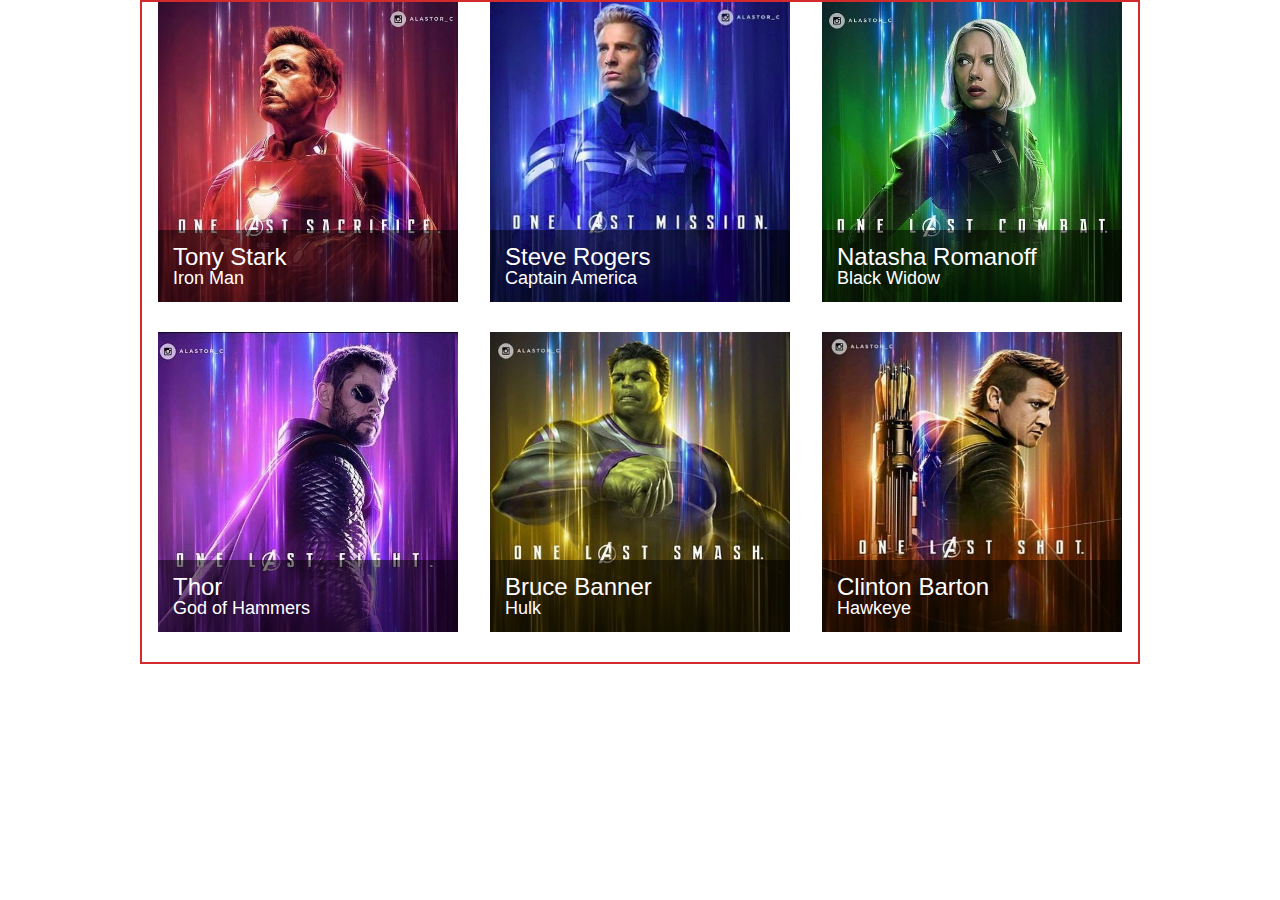
<file: directory/index.html>
<!DOCTYPE html>
<html lang="en">
<head>
  <meta charset="UTF-8">
  <meta name="viewport" content="width=device-width, initial-scale=1.0">
  <meta http-equiv="X-UA-Compatible" content="ie=edge">
  <link rel="stylesheet" href="./css/reset.css">
  <link rel="stylesheet" href="./css/style.css">
  <title>Avengers Portfolio</title>
</head>
<body>
  <ul>
    <li style="background-image: url('./img/person-1.jpg')">
      <div class="info">
        <span class="name">Tony Stark</span>
        <span class="position">Iron Man</span>
      </div>
    </li>

    <li style="background-image: url('./img/person-2.jpg')">
      <div class="info">
        <span class="name">Steve Rogers</span>
        <span class="position">Captain America</span>
      </div>
    </li>

    <li style="background-image: url('./img/person-3.jpg')">
      <div class="info">
        <span class="name">Natasha Romanoff</span>
        <span class="position">Black Widow</span>
      </div>
    </li>

    <li style="background-image: url('./img/person-4.jpg')">
      <div class="info">
        <span class="name">Thor</span>
        <span class="position">God of Hammers</span>
      </div>
    </li>

    <li style="background-image: url('./img/person-5.jpg')">
      <div class="info">
        <span class="name">Bruce Banner</span>
        <span class="position">Hulk</span>
      </div>
    </li>

    <li style="background-image: url('./img/person-6.jpg')">
      <div class="info">
        <span class="name">Clinton Barton</span>
        <span class="position">Hawkeye</span>
      </div>
    </li>
  </ul>
</body>
</html>
</file>
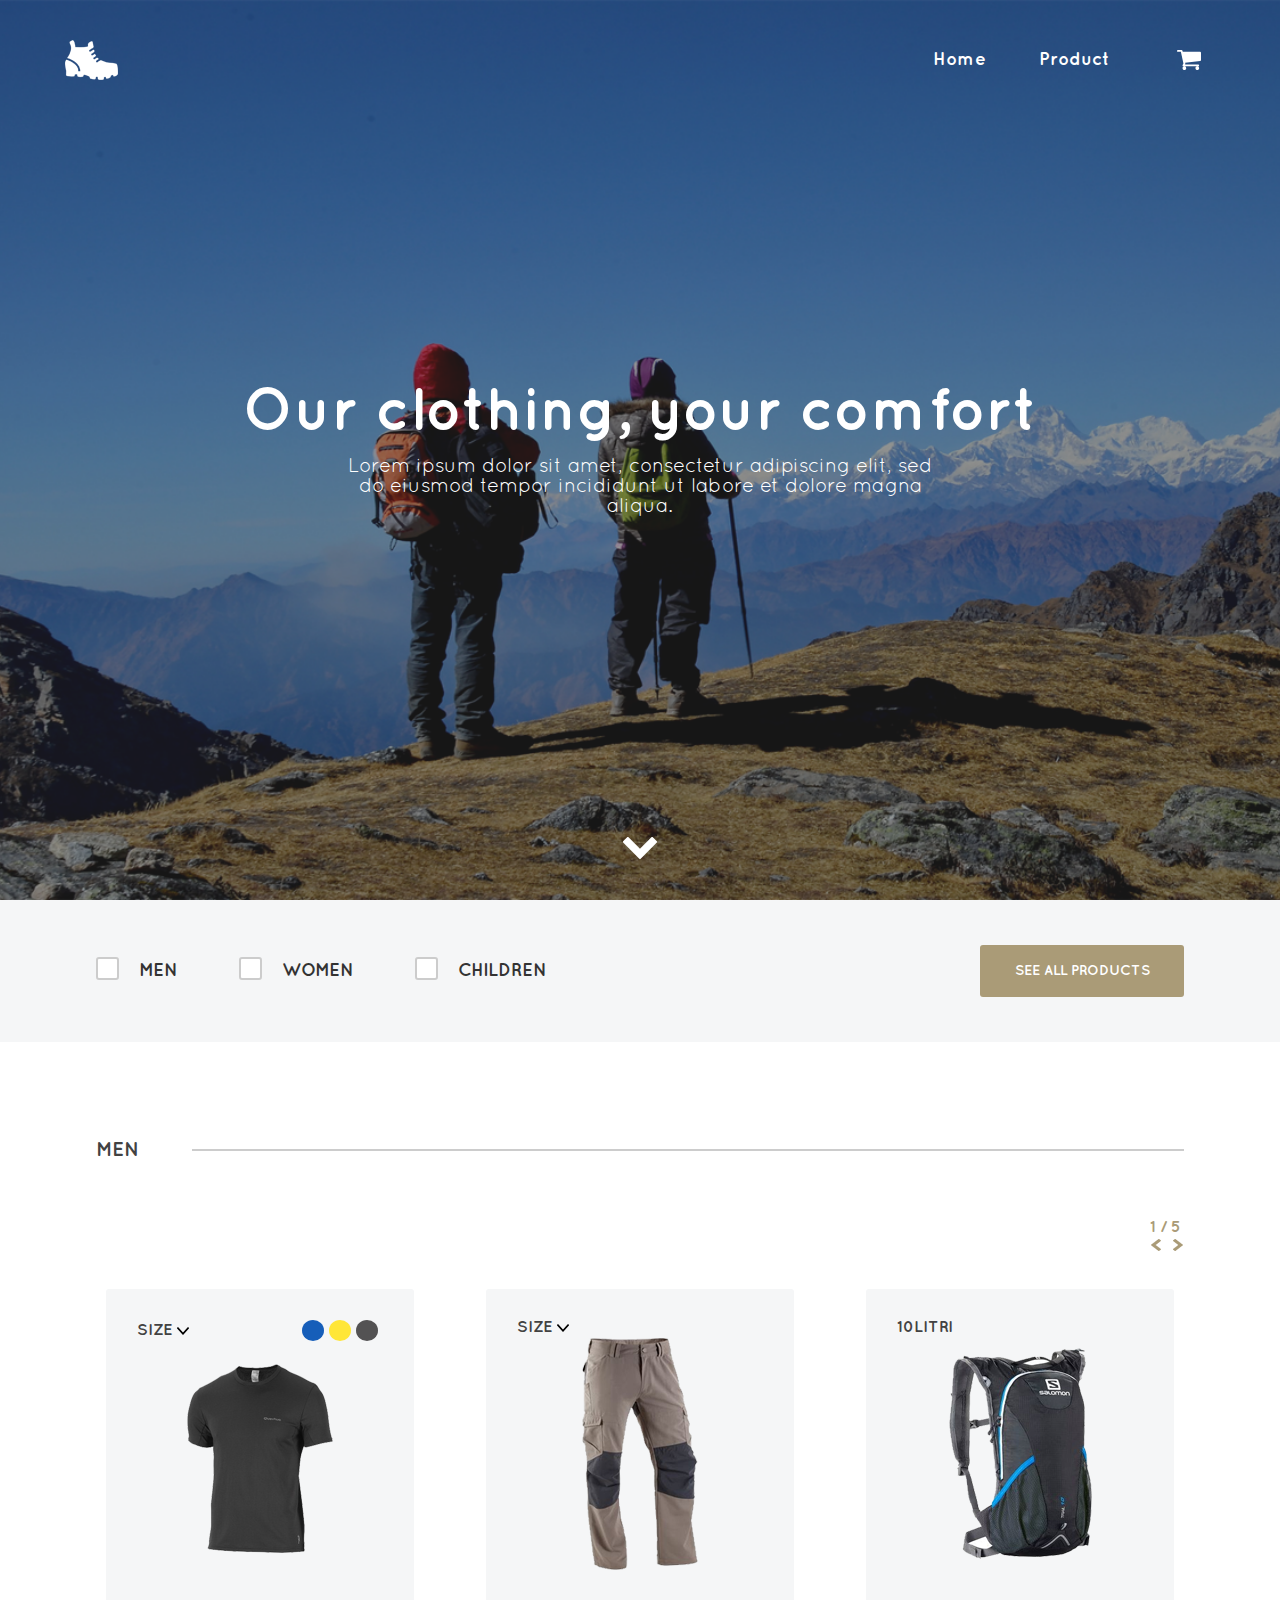
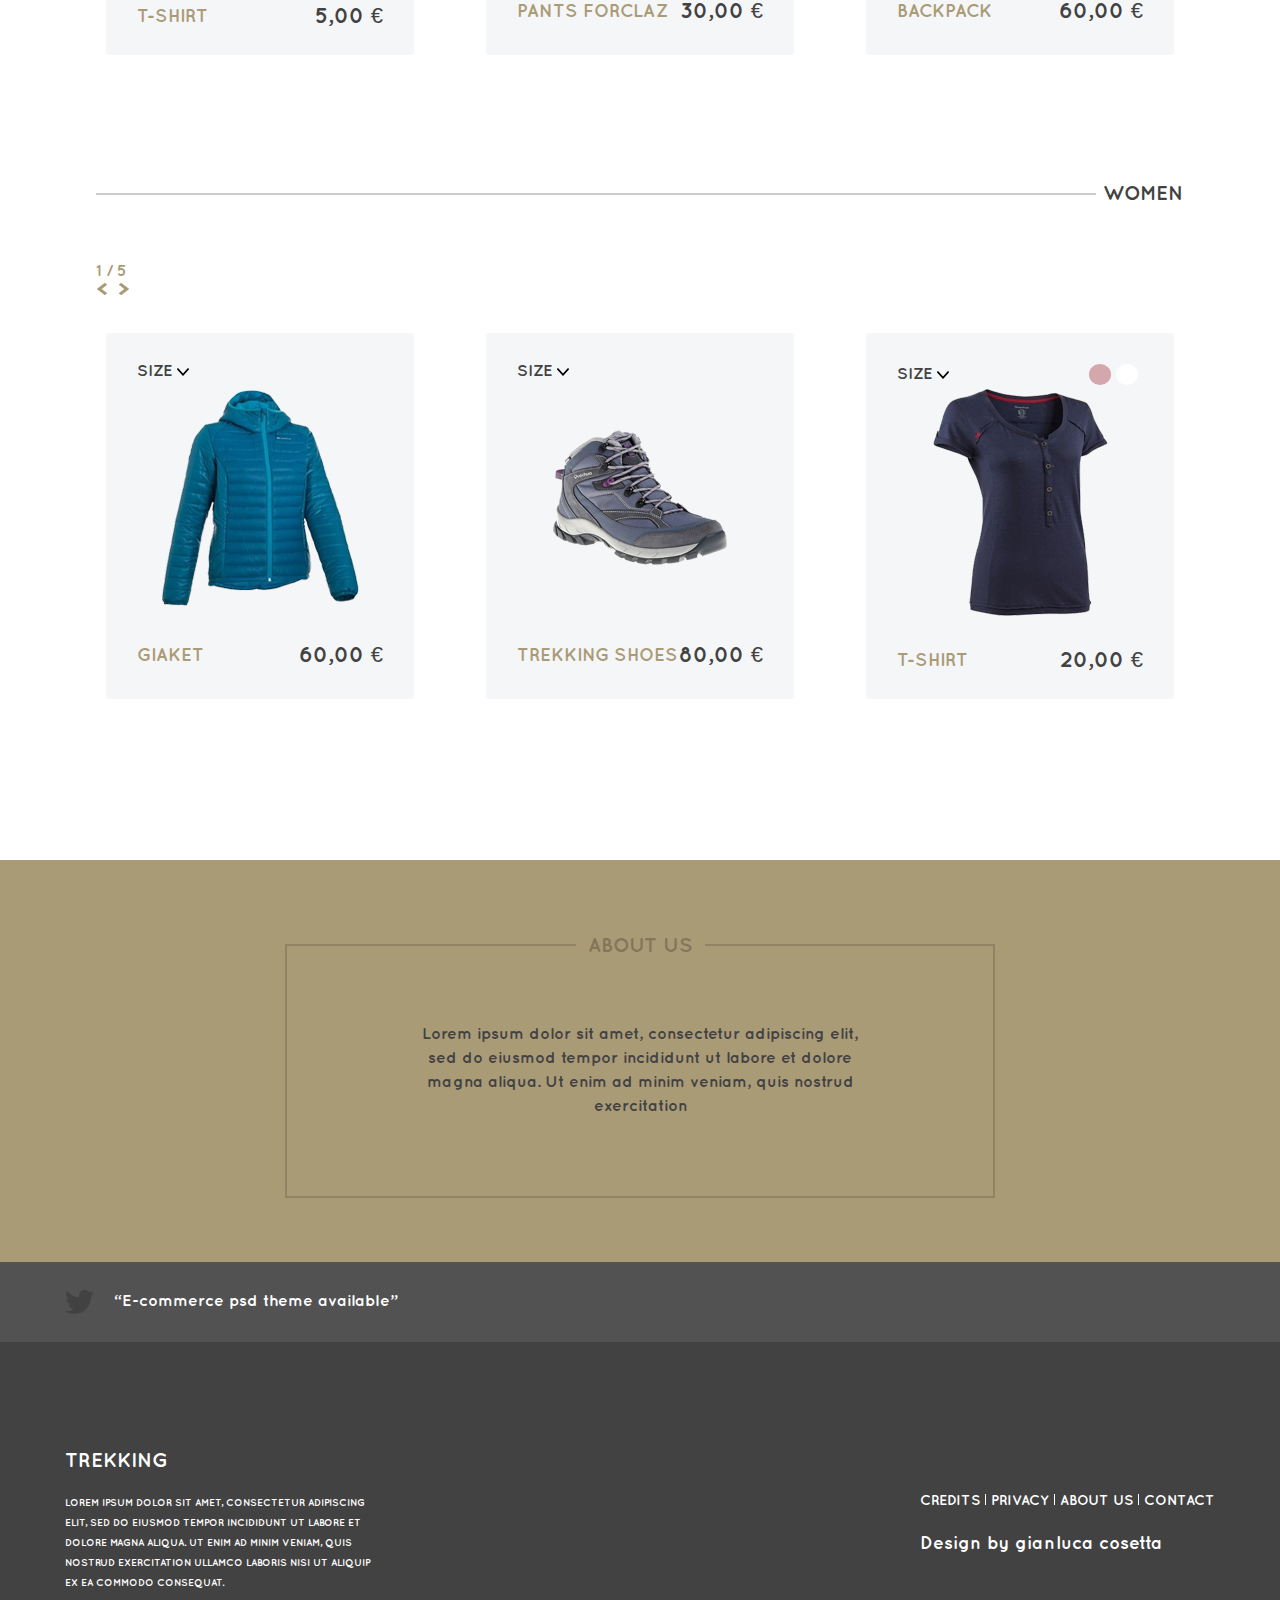
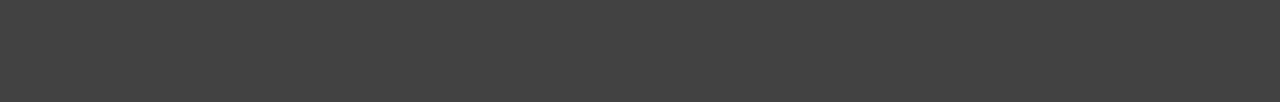
<file: final-project/index.html>
<!DOCTYPE html>
<html lang="en">
<head>
    <meta charset="UTF-8">
    <meta name="viewport" content="width=device-width, user-scalable=no, initial-scale=1.0, maximum-scale=1.0, minimum-scale=1.0">
    <link rel="stylesheet" href="css/reset.css">
    <link rel="stylesheet" href="css/style.css">
    <title>Document</title>
</head>
<body>

   <header>
        <a href="#"><div class="logo"></div></a>
        <span class="menu-button" onclick="this.classList.toggle('open')"></span>
        <nav>
            <a href="#">Home</a>
            <a href="#">Product</a>
            <a href="#" class="button"></a>
        </nav>
    </header>
    <section class="top">
        <div class="info">
            <h1>Our clothing, your comfort</h1>
            <p>Lorem ipsum dolor sit amet, consectetur adipiscing elit, sed do eiusmod tempor incididunt ut labore et dolore magna aliqua.</p>
        </div>
        <a class="chevron" href="#"></a>
    </section>

    <div class="container">
        <div class="filter">
            <input type="checkbox" name="man" id="men" value="men"><label for="men">Men</label>
            <input type="checkbox" name="woman" id="women" value="women"><label for="women">Women</label>
            <input type="checkbox" name="child" id="children" value="children"><label for="children">Children</label>
        </div>
        <button>see all products</button>
    </div>

    <section class="men">
        <span>MEN</span>
        <div class="carousel">
            <div class="carousel-link">
                <span class="number-1">1/5</span>
                <span class="number-2">1/6</span>
                <div class="switcher">
                    <a href="#" class="left"></a>
                    <a href="#" class="right"></a>
                </div>
            </div>
        </div>
        <div class="products">
            
           
            <div class="product">
                <div class="atribut">
                    <div class="size">
                        <p>Size</p>
                        <span class="size-button" onclick="this.classList.toggle('open')"></span>
                        <ul>
                            <li><a href="#">XS</a></li>
                            <li><a href="#">S</a></li>
                            <li><a href="#">M</a></li>
                            <li><a href="#">L</a></li>
                            <li><a href="#">XL</a></li>

                        </ul>
                    </div>
                    <div class="color">
                        <label style="background-color: #165eb9"></label>
                        <label style="background-color: #ffe637"></label>
                        <label style="background-color: #535253"></label>
                    </div>
                </div>
                <div class="image" style="background-image: url('./img/T-shirt.png');"></div>
                <div class="description">
                    <h3>T-Shirt</h3>
                    <span class="price">5,00 &euro;</span>
                </div>
            </div>

            <div class="product">
                <div class="atribut">
                   <div class="size">
                        <p>Size</p>
                        <span class="size-button" onclick="this.classList.toggle('open')"></span>
                        <ul>
                            <li><a href="#">S</a></li>
                            <li><a href="#">M</a></li>
                            <li><a href="#">L</a></li>
                            <li><a href="#">XL</a></li>
                        </ul>
                 </div>
                </div>
                <div class="image" style="background-image: url('./img/Pans-f.png');"></div>
                <div class="description">
                    <h3>Pants FORCLAZ</h3>
                    <span class="price">30,00 &euro;</span>
                </div>
            </div>

            <div class="product">
                <div class="atribut">
                   <div class="size">
                        <p>10litri</p>
                        <span class="size-button" onclick="this.classList.toggle('open')"></span>
                    </div>
                </div>
                <div class="image" style="background-image: url('./img/Backpack.png');"></div>
                <div class="description">
                    <h3>backpack</h3>
                    <span class="price">60,00 &euro;</span>
                </div>
            </div>
        </div>
    </section>

    <section class="women">
        <span>WOMEN</span>
        <div class="carousel">
            <div class="carousel-link">
                <span class="number-1">1/5</span>
                <span class="number-2">1/6</span>
                <div class="switcher">
                    <a href="#" class="left"></a>
                    <a href="#" class="right"></a>
                </div>
            </div>
        </div>
        <div class="products">
            <div class="product">
                <div class="atribut">
                    <div class="size">
                        <p>Size</p>
                        <span class="size-button" onclick="this.classList.toggle('open')"></span>
                        <ul>
                            <li><a href="#">XS</a></li>
                            <li><a href="#">S</a></li>
                            <li><a href="#">M</a></li>
                            <li><a href="#">L</a></li>
                            <li><a href="#">XL</a></li>
                        </ul>
                    </div>
                </div>
                <div class="image" style="background-image: url('./img/Giacket.png');"></div>
                <div class="description">
                    <h3>Giaket</h3>
                    <span class="price">60,00 &euro;</span>
                </div>
            </div>
            <div class="product">
                <div class="atribut">
                    <div class="size">
                        <p>Size</p>
                        <span class="size-button" onclick="this.classList.toggle('open')"></span>
                        <ul>
                            <li><a href="#">35</a></li>
                            <li><a href="#">36</a></li>
                            <li><a href="#">37</a></li>
                            <li><a href="#">38</a></li>
                            <li><a href="#">39</a></li>
                        </ul>
                    </div>
                </div>
                <div class="image" style="background-image: url('./img/trekking-shoes.png');"></div>
                <div class="description">
                    <h3>trekking shoes</h3>
                    <span class="price">80,00 &euro;</span>
                </div>
            </div>
            <div class="product">
                <div class="atribut">
                    <div class="size">
                        <p>Size</p>
                        <span class="size-button" onclick="this.classList.toggle('open')"></span>
                        <ul>
                            <li><a href="#">XS</a></li>
                            <li><a href="#">S</a></li>
                            <li><a href="#">M</a></li>
                            <li><a href="#">L</a></li>
                            <li><a href="#">XL</a></li>
                        </ul>
                    </div>
                    <div class="color">
                        <label style="background-color: #d3a7ac"></label>
                        <label style="background-color: #ffffff"></label>
                    </div>
                </div>
                <div class="image" style="background-image: url('./img/t-shirt-w.png');"></div>
                <div class="description">
                    <h3>T-shirt</h3>
                    <span class="price">20,00 &euro;</span>
                </div>
            </div>
        </div>
    </section>

    <div class="about-us">
        <h2>About us</h2>
        <div>
            <p>
            Lorem ipsum dolor sit amet, consectetur adipiscing elit, sed do eiusmod tempor incididunt ut labore et dolore magna aliqua. Ut enim ad minim veniam, quis nostrud exercitation</p>
        </div>
    </div>
    <footer>
        <div class="social">
            <a href="#" class="icon"></a>
            <p>“E-commerce psd theme available”</p>
        </div>
        <div class="contact">
            <div class="trekking">
                <h5>Trekking</h5>
                <p>Lorem ipsum dolor sit amet, consectetur adipiscing elit, sed do eiusmod tempor incididunt ut labore et dolore magna aliqua. Ut enim ad minim veniam, quis nostrud exercitation ullamco laboris nisi ut aliquip ex ea commodo consequat.</p>
            </div>
            <div class="box">
                <div class="nav">
                    <a href="#" class="footer-link">credits</a>
                    <a href="#" class="footer-link">privacy</a>
                    <a href="#" class="footer-link">about us</a>
                    <a href="#" class="footer-link">contact</a>
                </div>
                <a href="#">Design by gianluca cosetta</a>
            </div>
        </div>
    </footer>
</body>
</html>
</file>
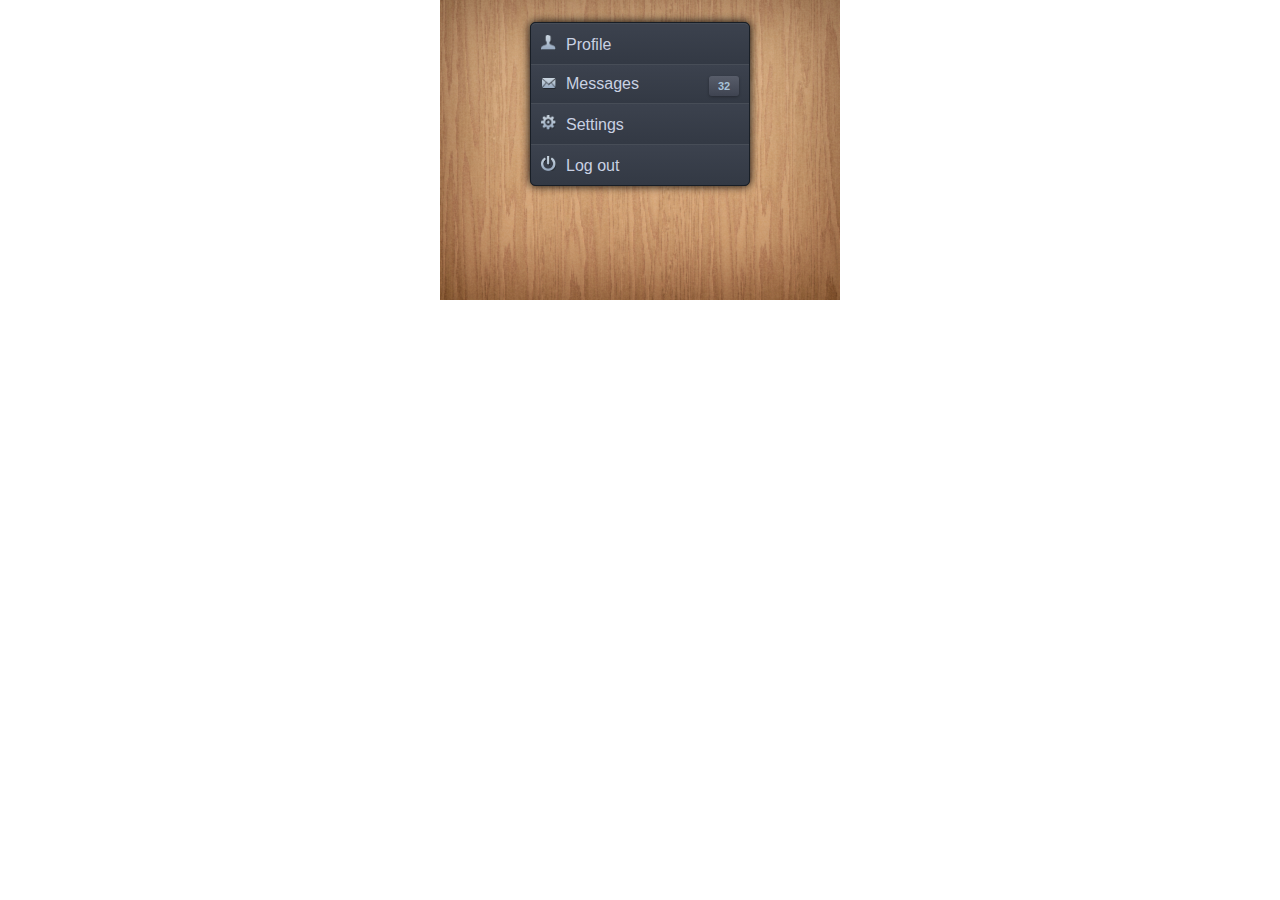
<file: menu/index.html>
<!DOCTYPE html>
<html lang="en">
<head>
  <meta charset="UTF-8">
  <meta name="viewport" content="width=device-width, initial-scale=1.0">
  <meta http-equiv="X-UA-Compatible" content="ie=edge">
  <link rel="stylesheet" href="./css/reset.css">
  <link rel="stylesheet" href="./css/style.css">
  <title>Vertical Menu</title>
</head>
<body>
  <div class="conteiner">
    <ul class="menu">
      <li class="element">
        <div id="profile">Profile</div>
        <ul>
          <li>Inbox</li>
          <li>Sent</li>
          <li>Drafts</li>
        </ul>
      </li>

      <li class="element">
        <div id="messages">Messages</div>
        <ul>
          <li>Inbox</li>
          <li>Sent</li>
          <li>Drafts</li>
        </ul>
      </li>

      <li class="element">
        <div id="settings">Settings</div>
        <ul>
          <li>Inbox</li>
          <li>Sent</li>
          <li>Drafts</li>
        </ul>
      </li>

      <li class="element">
        <div id="log-out">Log out</div>
      </li>
    </ul>
  </div>
</body>
</html>
</file>
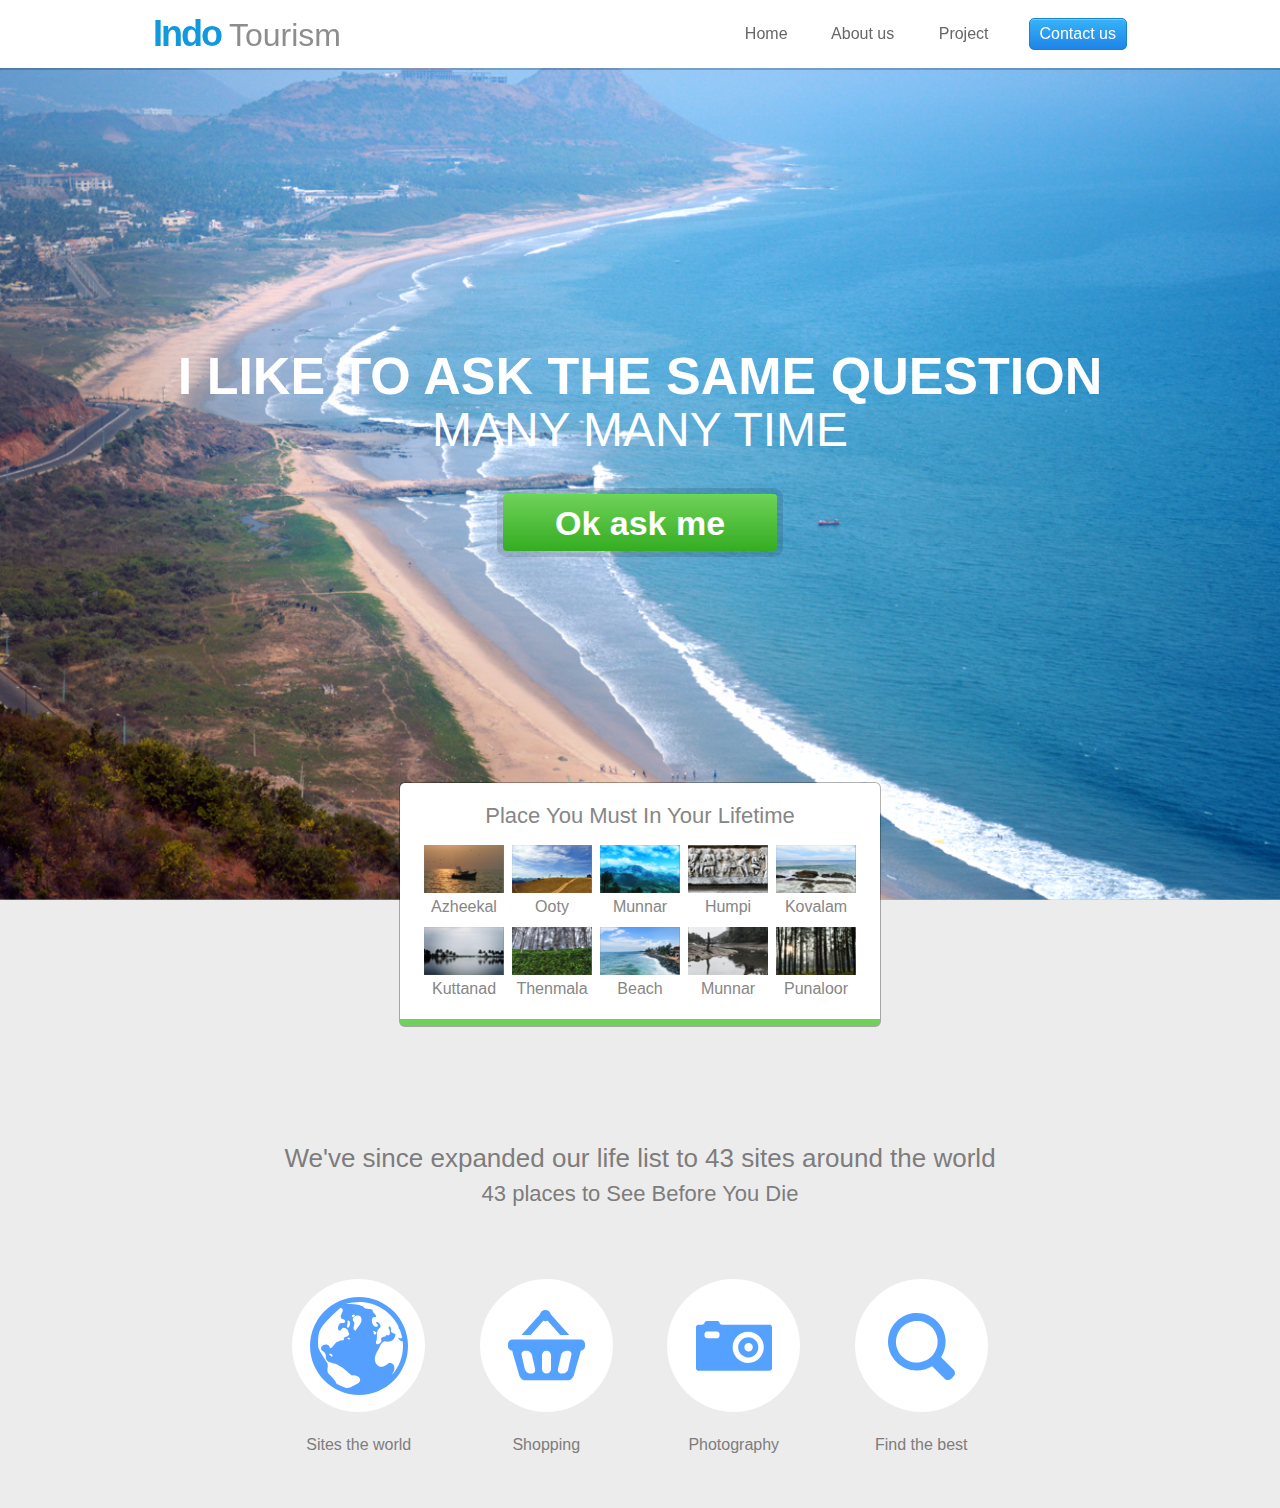
<file: site/index.html>
<!DOCTYPE html>
<html lang="en">
<head>
  <meta charset="UTF-8">
  <meta name="viewport" content="width=device-width, initial-scale=1.0">
  <meta http-equiv="X-UA-Compatible" content="ie=edge">
  <link rel="stylesheet" href="./css/reset.css">
  <link rel="stylesheet" href="./css/style.css">
  <title>Indo Tourism</title>
</head>
<body>
  <header>
    <a href="#" class="logo"><span>Indo </span>Tourism</a>
    <div>
      <nav>
        <a href="#">Home</a>
        <a href="#">About us</a>
        <a href="#">Project</a>
      </nav>
      <button name="Contact us">Contact us</button>
    </div>
  </header>

  <section class="block-1">
    <div>
      <h1>I like to ask the same question<br><span>many many time</span></h1>
      <button name="ok">Ok ask me</button>
    </div>
  </section>
  <section class="block-3">
    <div class="block-2">
      <h3>Place You Must In Your Lifetime</h3>
      <ul>
        <li>
         <div class="image" style=" background-image: url('./img/img-1.png');"></div>
          <p>Azheekal</p>
        </li>
        <li>
          <div class="image" style=" background-image: url('./img/img-2.png');"></div>
          <p>Ooty</p>
        </li>
        <li>
          <div class="image" style=" background-image: url('./img/img-3.png');"></div>
          <p>Munnar</p>
        </li>
        <li>
          <div class="image" style=" background-image: url('./img/img-4.png');"></div>
          <p>Humpi</p>
        </li>
        <li>
          <div class="image" style=" background-image: url('./img/img-5.png');"></div>
          <p>Kovalam</p>
        </li>
      </ul>
      <ul>
        <li>
          <div class="image" style=" background-image: url('./img/img-6.png');"></div>
          <p>Kuttanad</p>
        </li>
        <li>
          <div class="image" style=" background-image: url('./img/img-7.png');"></div>
          <p>Thenmala</p>
        </li>
        <li>
          <div class="image" style=" background-image: url('./img/img-8.png');"></div>
          <p>Beach</p>
        </li>
        <li>
          <div class="image" style=" background-image: url('./img/img-9.png');"></div>
          <p>Munnar</p>
        </li>
        <li>
          <div class="image" style=" background-image: url('./img/img-10.png');"></div>
          <p>Punaloor</p>
        </li>
      </ul>
    </div>

    <h3><span>We've since expanded our life list to 43 sites around the world</span><br>43 places to See Before You Die</h3>
    <ul class="link">
      <li class="sites"><a href="#">Sites the world</a></li>
      <li class="shop"><a href="#">Shopping</a></li>
      <li class="photography"><a href="#">Photography</a></li>
      <li class="the-best"><a href="#">Find the best</a></li>
    </ul>
  </section>
</body>
</html>
</file>
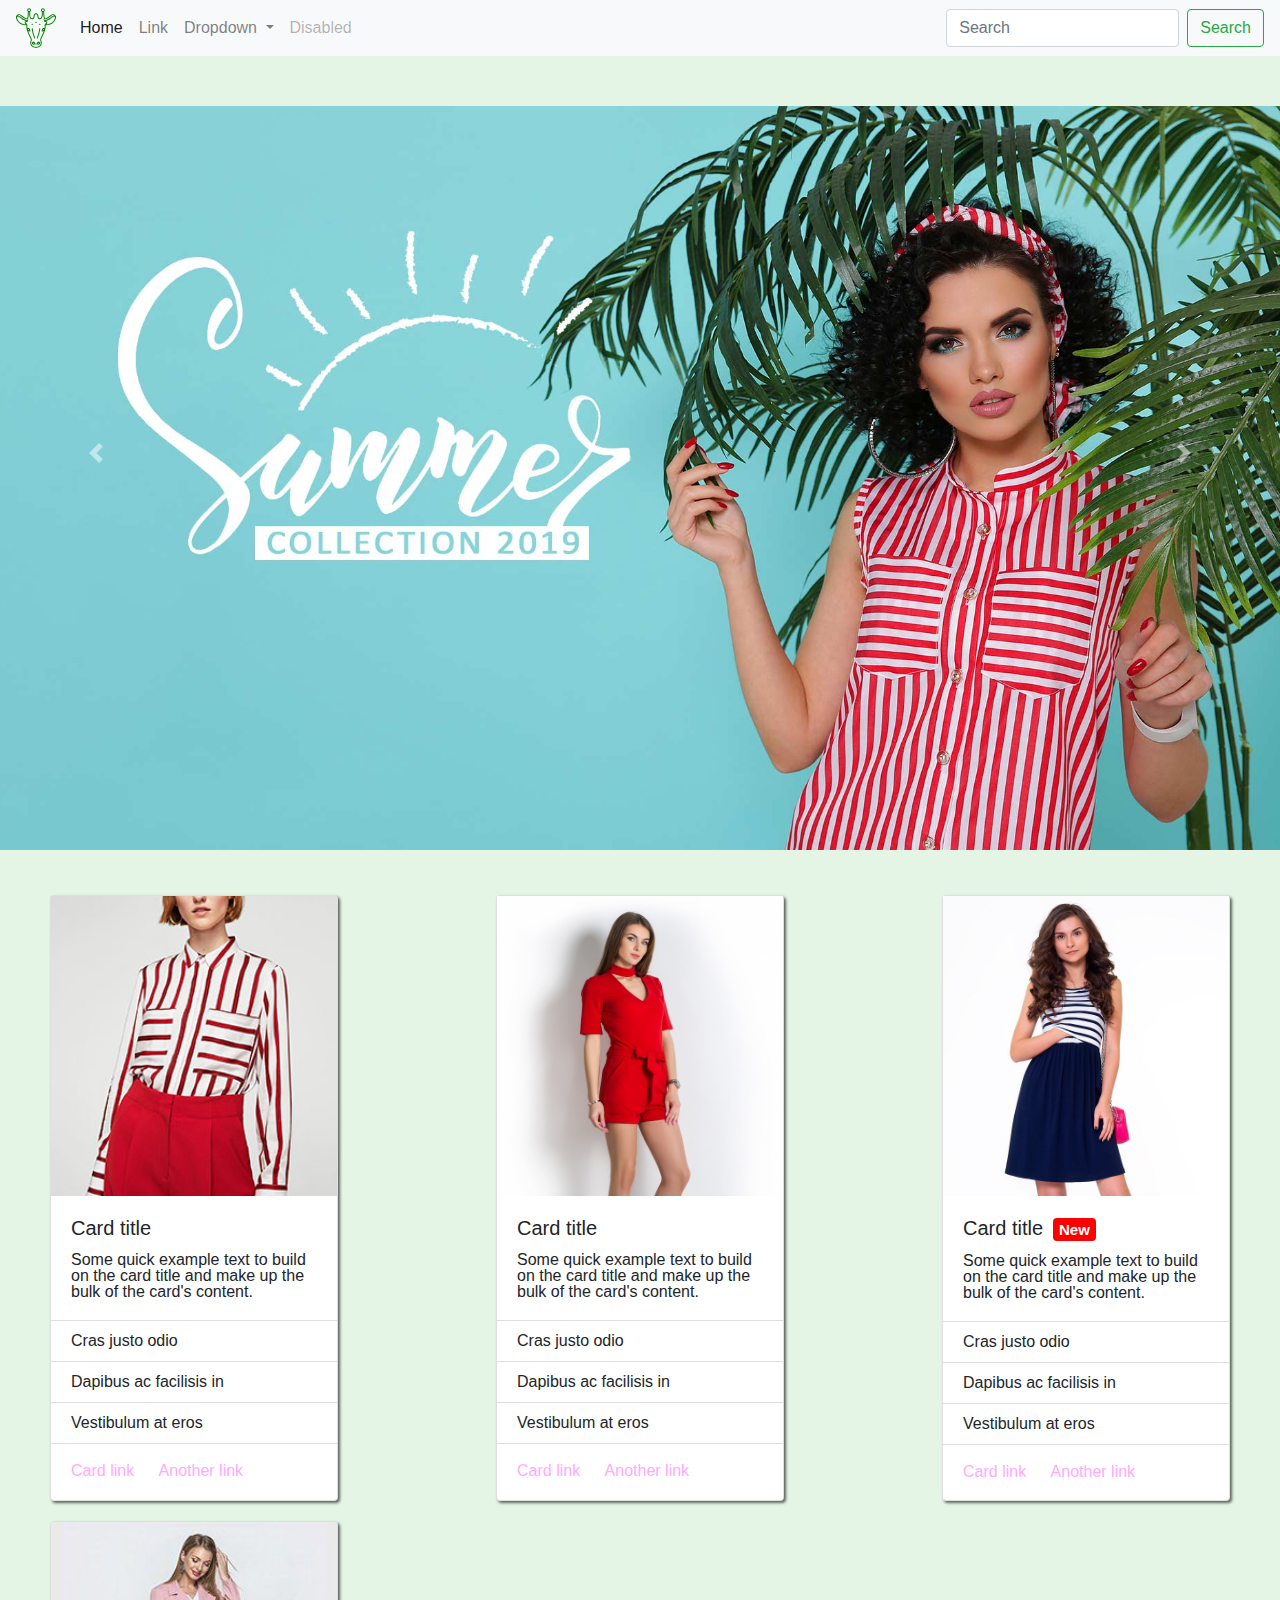
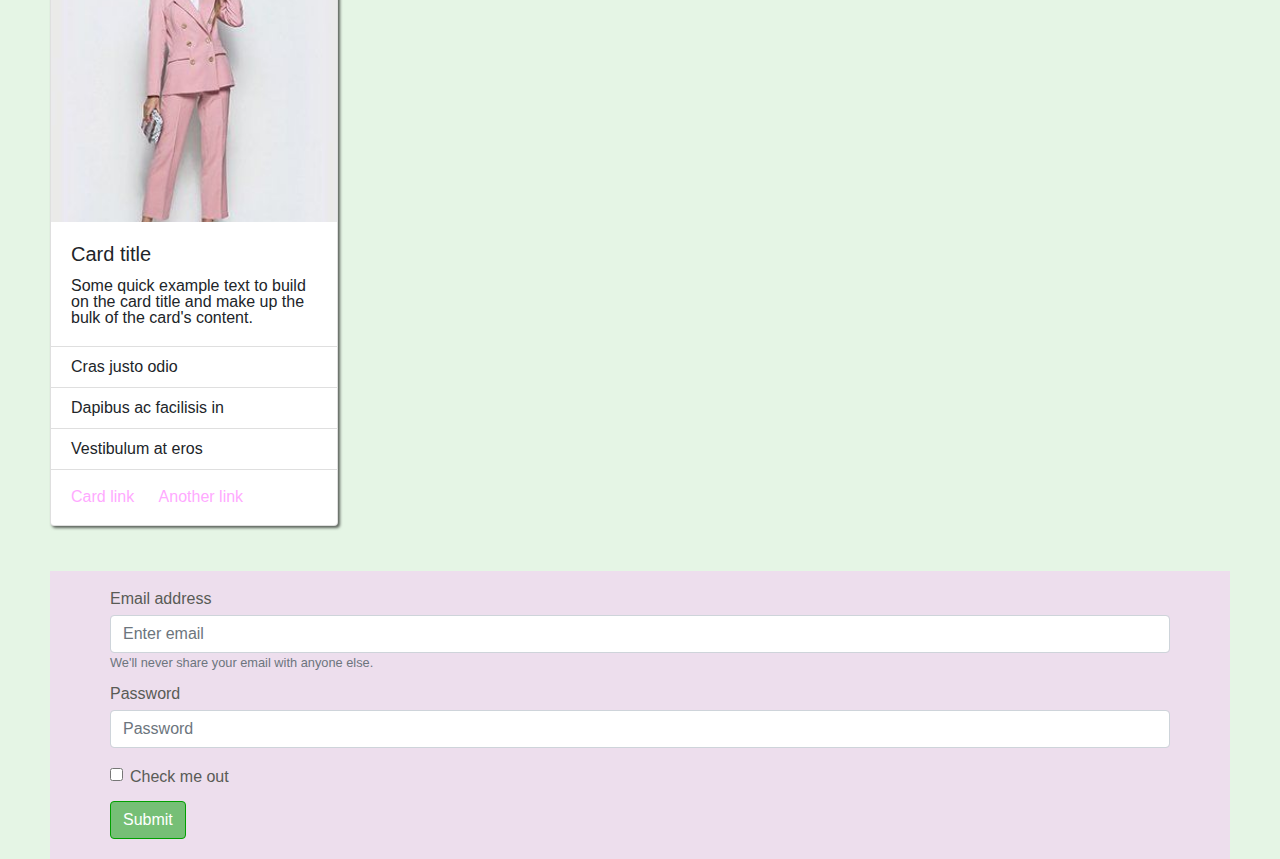
<file: working-with-bootstrap/index.html>
<!DOCTYPE html>
<html lang="en">
<head>
	<meta charset="UTF-8">
	<meta name="viewport" content="width=device-width, initial-scale=1, shrink-to-fit=no">
	<link rel="stylesheet" href="css/reset.css">
  <link rel="stylesheet" href="css/bootstrap.css" >
	<link rel="stylesheet" href="css/style.css">
	<title>Bootstrap</title>
</head>
<body>
<!-- nav -->
<nav class="navbar navbar-expand-lg navbar-light bg-light">
  <a class="navbar-brand" href="#"></a>
  <button class="navbar-toggler" type="button" data-toggle="collapse" data-target="#navbarSupportedContent" aria-controls="navbarSupportedContent" aria-expanded="false" aria-label="Toggle navigation">
    <span class="navbar-toggler-icon"></span>
  </button>

  <div class="collapse navbar-collapse" id="navbarSupportedContent">
    <ul class="navbar-nav mr-auto">
      <li class="nav-item active">
        <a class="nav-link" href="#">Home<span class="sr-only">(current)</span></a>
      </li>
      <li class="nav-item">
        <a class="nav-link" href="#">Link</a>
      </li>
      <li class="nav-item dropdown">
        <a class="nav-link dropdown-toggle" href="#" id="navbarDropdown" role="button" data-toggle="dropdown" aria-haspopup="true" aria-expanded="false">
          Dropdown
        </a>
        <div class="dropdown-menu" aria-labelledby="navbarDropdown">
          <a class="dropdown-item" href="#">Action</a>
          <a class="dropdown-item" href="#">Another action</a>
          <div class="dropdown-divider"></div>
          <a class="dropdown-item" href="#">Something else here</a>
        </div>
            </li>
        <li class="nav-item">
          <a class="nav-link disabled" href="#" tabindex="-1" aria-disabled="true">Disabled</a>
        </li>
    </ul>
    <form class="form-inline my-2 my-lg-0">
      <input class="form-control mr-sm-2" type="search" placeholder="Search" aria-label="Search">
      <button class="btn btn-outline-success my-2 my-sm-0" type="submit">Search</button>
    </form>
  </div>
</nav>


<!-- carousel -->

<div id="carouselExampleControls" class="carousel slide" data-ride="carousel">
  <div class="carousel-inner">
  <div class="carousel-item active" style="background-image: url('./img/3.jpg');"></div>
    <div class="carousel-item" style="background-image: url('./img/2.jpg');"></div>
    <div class="carousel-item" style="background-image: url('./img/1.jpg');"></div>
  </div>
  <a class="carousel-control-prev" href="#carouselExampleControls" role="button" data-slide="prev">
    <span class="carousel-control-prev-icon" aria-hidden="true"></span>
    <span class="sr-only">Previous</span>
  </a>
  <a class="carousel-control-next" href="#carouselExampleControls" role="button" data-slide="next">
    <span class="carousel-control-next-icon" aria-hidden="true"></span>
    <span class="sr-only">Next</span>
  </a>
</div>


<!-- card -->
<div class="products">
  <div class="card" style="width: 18rem;">
    <div class="img" style="background-image: url('img/product-1.jpg')"></div>
    <div class="card-body">
      <h5 class="card-title">Card title</h5>
      <p class="card-text">Some quick example text to build on the card title and make up the bulk of the card's content.</p>
    </div>
    <ul class="list-group list-group-flush">
      <li class="list-group-item">Cras justo odio</li>
      <li class="list-group-item">Dapibus ac facilisis in</li>
      <li class="list-group-item">Vestibulum at eros</li>
    </ul>
    <div class="card-body">
      <a href="#" class="card-link">Card link</a>
      <a href="#" class="card-link">Another link</a>
    </div>
  </div>

  <div class="card" style="width: 18rem;">
    <div class="img" style="background-image: url('img/product-2.jpg')"></div>
    <div class="card-body">
      <h5 class="card-title">Card title</h5>
      <p class="card-text">Some quick example text to build on the card title and make up the bulk of the card's content.</p>
    </div>
    <ul class="list-group list-group-flush">
      <li class="list-group-item">Cras justo odio</li>
      <li class="list-group-item">Dapibus ac facilisis in</li>
      <li class="list-group-item">Vestibulum at eros</li>
    </ul>
    <div class="card-body">
      <a href="#" class="card-link">Card link</a>
      <a href="#" class="card-link">Another link</a>
    </div>
  </div>

  <div class="card" style="width: 18rem;">
    <div class="img" style="background-image: url('img/product-3.jpg')"></div>
    <div class="card-body">
      <h5 class="card-title">Card title<span class="badge badge-secondary">New</span></h5>
      <p class="card-text">Some quick example text to build on the card title and make up the bulk of the card's content.</p>
    </div>
    <ul class="list-group list-group-flush">
      <li class="list-group-item">Cras justo odio</li>
      <li class="list-group-item">Dapibus ac facilisis in</li>
      <li class="list-group-item">Vestibulum at eros</li>
    </ul>
    <div class="card-body">
      <a href="#" class="card-link">Card link</a>
      <a href="#" class="card-link">Another link</a>
    </div>
  </div>

  <div class="card" style="width: 18rem;">
    <div class="img" style="background-image: url('img/product-4.jpg')"></div>
    <div class="card-body">
      <h5 class="card-title">Card title</h5>
      <p class="card-text">Some quick example text to build on the card title and make up the bulk of the card's content.</p>
    </div>
    <ul class="list-group list-group-flush">
      <li class="list-group-item">Cras justo odio</li>
      <li class="list-group-item">Dapibus ac facilisis in</li>
      <li class="list-group-item">Vestibulum at eros</li>
    </ul>
    <div class="card-body">
      <a href="#" class="card-link">Card link</a>
      <a href="#" class="card-link">Another link</a>
    </div>
  </div>

    
</div>


<!-- form -->
<form class="login">
  <div class="form-group">
    <label for="exampleInputEmail1">Email address</label>
    <input type="email" class="form-control" id="exampleInputEmail1" aria-describedby="emailHelp" placeholder="Enter email">
    <small id="emailHelp" class="form-text text-muted">We'll never share your email with anyone else.</small>
  </div>
  <div class="form-group">
    <label for="exampleInputPassword1">Password</label>
    <input type="password" class="form-control" id="exampleInputPassword1" placeholder="Password">
  </div>
  <div class="form-group form-check">
    <input type="checkbox" class="form-check-input" id="exampleCheck1">
    <label class="form-check-label" for="exampleCheck1">Check me out</label>
  </div>
  <button type="submit" class="btn btn-primary">Submit</button>
</form>





 <script src="https://ajax.googleapis.com/ajax/libs/jquery/3.3.1/jquery.min.js"></script>
<script src="./js/bootstrap.min.js"></script>
</body>
</html>
</file>
<file: directory/css/style.css>
body{
  font-family: Roboto, sans-serif;
}

ul{
  border: 2px solid #D32B2BFF;
  max-width: 1000px;
  display: flex;
  justify-content: space-around;
  align-items: flex-start;
  flex-wrap: wrap;
  margin: 0 auto;
}

ul li{
  width: 300px;
  height: 300px;
  background: gray no-repeat center/cover;
  display: flex;
  align-items: flex-end;
  margin-bottom: 30px;
  flex-shrink: 1;
}

/*info*/
div.info{
  width: 100%;
  background-color: rgba(0, 0, 0, 0.5);
  padding: 15px;
  cursor: pointer;
  user-select:none;
}
span{
  display: block;
  color: white;
}

.info .name{
  font-size: 24px
}

.info .position{
  font-size: 18px;
}

div.info:hover .name{
  font-size: 28px;
}

div.info:hover .position{
  font-size: 22px;
}
</file>
<file: final-project/css/style.css>
@import '_fonts.css';
@import '_header-top.css';
@import '_checkbox.css';
@import '_products-section.css';
@import '_adaptation-products-section.css';
@import '_about-us.css';
@import '_footer.css';

body{
    font-family: "QuicksandBold", sans-serif;
}
</file>
<file: menu/css/style.css>
div.conteiner{
  height: 300px;
  font-family: Roboto, sans-serif;
  background: url('../img/background.jpg') no-repeat center/contain;
  padding-top: 22px;
}

.menu{
  width: 220px;
  border-radius: 5px;
  box-shadow: 0 0 10px #000000;
  background-color: #262e37;
  border: 1px solid #181e26;
  margin: 0 auto;
}

.menu .element{
  background-image: linear-gradient(0deg, #333944 0%, #3c424e 100%);
  user-select: none;
  cursor: pointer;
  border-top: 1px solid rgba( 256, 256, 256, 0.1);
}

.menu li.element:first-child{
  border-radius: 5px 5px 0 0;
}

.menu li.element:last-child{
  border-radius:0 0 5px 5px;
}

.menu .element > div{
  padding: 11px 10px;
  font-size: 16px;
  color: #c9d1e3;
}

.element > ul{
  display: none;
  background-color: rgba(0,0,0,0.2);
  box-shadow: inset 0 0 5px rgba(0, 0, 0, 0.4);
  padding: 10px 0;
}

.element > ul > li{
  padding-left: 15px;
  font-size: 13px;
  line-height: 25px;
  color: #798ea1;
}

.menu .element:hover ul{
  display: block;
}

/*icons*/
#profile:before,
#messages:before,
#settings:before,
#log-out:before{
  content: '';
  display: inline-block;
  margin-right: 10px;
  width: 15px;
  height: 15px;
}

 #profile:before{
  background: url('../img/profile.png') no-repeat center/cover;
}

#messages:before{
  background: url('../img/messages.png') no-repeat center/contain;
  height: 11px;
}

#messages:after{
  content: '32';
  display: inline-block;
  width: 30px;
  height: 20px;
  float: right;
  border-radius: 3px;
  box-shadow: 0px 1px 3px rgba(0,0,0,0.3);
  background-image: linear-gradient(0deg, #3f4451 0%, #585d6a 100%);
  font-size: 11px;
  color: #a8c2d8;
  font-weight: bold;
  text-align: center;
  padding-top: 5px;
}

#settings:before{
  background: url('../img/setting.png') no-repeat center/cover;
}

#log-out:before{
  background: url('../img/log-out.png') no-repeat center/cover;
}

.element > ul > li:before{
  content: '';
  display: inline-block;
  background: url('../img/triangle.png') no-repeat center/cover;
  margin-right: 15px;
  width: 6px;
  height: 10px;
}
</file>
<file: site/css/style.css>
body{
  font-family: Roboto, sans-serif;
}
/*header*/
header{
  position: fixed;
  top: 0;
  left: 0;
  right: 0;
  z-index: 20;
  height: 68px;
  padding: 0 153px;
  background-color: white;
  box-shadow: 0 2px rgba( 0, 0, 0, 0.2);
  display: flex;
  justify-content: space-between;
  align-items: center;
}
/*logo*/
header .logo{
  font-size: 32px;
  color: #8d8d8d;
  font-weight: 300;
}

header .logo span{
  font-size: 36px;
  color: #1298dd;
  font-weight: 600;
  letter-spacing: -2px;
}

header > div{
  font-size: 16px;
  font-weight: 300;
  display: flex;
  align-items: center;
}

header > div nav a{
  color: #676767;
  margin-right: 40px;
}

header > div button{
  background-image: linear-gradient(0deg, #1f84e7 0%, #37b3f8 100%);
  border: 1px solid #1784d1;
  box-shadow: inset 0 1px 0 0 rgba(136, 211, 251, 0.75);
  color: white;
  padding: 7px 10px;
  border-radius: 5px;
  cursor: pointer;
}

/*block-1*/
section.block-1{
  height: 100vh;
  background: #5EDCFFFF url("../img/banner-1.png") top/cover;
  display: flex;
  justify-content: center;
  align-items: center;
  text-align: center;
  color: white;
}

section.block-1 h1{
  font-size: 52px;
  text-transform: uppercase;
  font-weight: 700;
  margin-bottom: 40px;
  padding:  0 10px;
}

section.block-1 h1 span{
  font-size: 48px;
  font-weight: 300;
}

section.block-1 button{
  font-size: 34px;
  font-weight: 700;
  border-radius: 4px;
  background-image: linear-gradient(0deg, #34ad22 0%, #6ed158 100%);
  border-top: 1px solid rgba(112, 243, 84, 0.75);
  box-shadow: 0 0 0 6px rgba(0,0,0,0.12);
  padding: 11px 52px;
  cursor: pointer;
}

/*block-2*/
div.block-2{
  background-color: white;
  max-width: 480px;
  box-shadow: 0 0 0 1px rgba(0, 0, 0, 0.3);
  border-radius: 5px;
  border-bottom: 7px solid #6ed158;
  padding: 16px 20px 22px;
  color: #868686;
  position: relative;
  top: -13vh;
  margin: 0 auto;
}

h3{
  font-size: 22px;
  font-weight: 300;
  line-height: 34px;
  padding: 0 10px;
}

div.block-2 li{
  margin: 12px 4px 0;
  width: 80px;
}

div.block-2 .image{
  height: 48px;
  background: #868686 center/cover;
  margin-bottom: 6px;
}

/*block-3, +block-2*/
section.block-3{
  background-color: #ececec;
  color: #7e7c7c;
  text-align: center;
  padding-bottom: 40px;

}
/* влияет на ul в block-2*/
section.block-3 ul{
  display: flex;
  justify-content: space-around;
  flex-wrap: wrap;
}

section.block-3 div.block-2 + h3{
margin-bottom: 53px;
}

section.block-3 h3 span{
  font-size: 26px;
}

section.block-3 ul.link{
  max-width: 750px;
  margin: 0 auto;
}
section.block-3 ul.link li{
  padding: 15px;
}
section.block-3 ul.link a:before{
  content: '';
  display: block;
  width: 133px;
  height: 133px;
  border-radius: 50%;
  background: white no-repeat center;
  margin-bottom: 25px;
}

section.block-3 ul.link .sites a::before{
  background-image: url('../img/sites.png');
}

section.block-3 ul.link .shop a::before{
  background-image: url('../img/shopping.png');
}

section.block-3 ul.link .photography a::before{
  background-image: url('../img/photography.png');
}

section.block-3 ul.link .the-best a::before{
  background-image: url('../img/the-best.png');
}

section.block-3 ul.link a{
  color: #7e7c7c;
}
</file>
<file: working-with-bootstrap/css/style.css>
body{
	background-color: rgba(0, 160, 0, 0.1);
}


/*----------nav-----------*/
.navbar-brand{
	height: 40px;
	width: 40px;
	background: url('../img/giraffe.svg');
}

/*-nav & form-*/
input.form-control:focus{
	border:1px solid green;
	box-shadow: 0 0 4px green;
}


/*-----------carousel---------------*/

.carousel-item{
	height: calc(100vh - 156px);
	margin-top: 50px;
	background: #ffaaff no-repeat center/cover; 
}


/*-------------card----------------*/
div.card{
	box-shadow: 2px 2px 3px rgba(0, 0, 0, 0.6)
}
div.card:hover{
	box-shadow: 0 0 6px rgba(0, 0, 0, 0.5)
}
.img{
	height: 300px;
	background: #ffaaff no-repeat top/cover;
}
.card-body a{
	color: #ffaaff;
}
.card-body a:active{
	color: green;
}
div.products{
	display: flex;
	justify-content: space-between;
	flex-shrink: 0;
	flex-wrap: wrap;
	margin: 35px 40px;
}

div.products .card{
	margin: 10px;
}
/*-----badge-----*/
span.badge.badge-secondary{
	background-color: red;
	margin-left: 10px;
}

 /*---------------form--------------*/
form.login{
	background-color: rgba(255, 170, 255, 0.3);
	padding: 20px 60px;
	margin: 0 50px;
}
form.login .btn{
	border-color: rgb(0, 160, 0);
	background-color: rgba(0, 160, 0, 0.5);
}

form.login .btn:hover{
	border-color: rgb(0, 160, 0);
	background-color: rgb(0, 160, 0);
	box-shadow: 0 0 9px rgba(0, 160, 0, 0.5);
}

form.login button.btn.btn-primary:active{
	border-color: rgb(0, 160, 0);
	background-color: rgba(0, 160, 0, 0.6);
	box-shadow: 0 0 3px rgb(0, 160, 0) !important;
}
form.login label{
	color: rgb(89, 91, 86);
}
div.form-group.form-check > label.form-check-label{
	margin-top: 5px;
}
</file>
